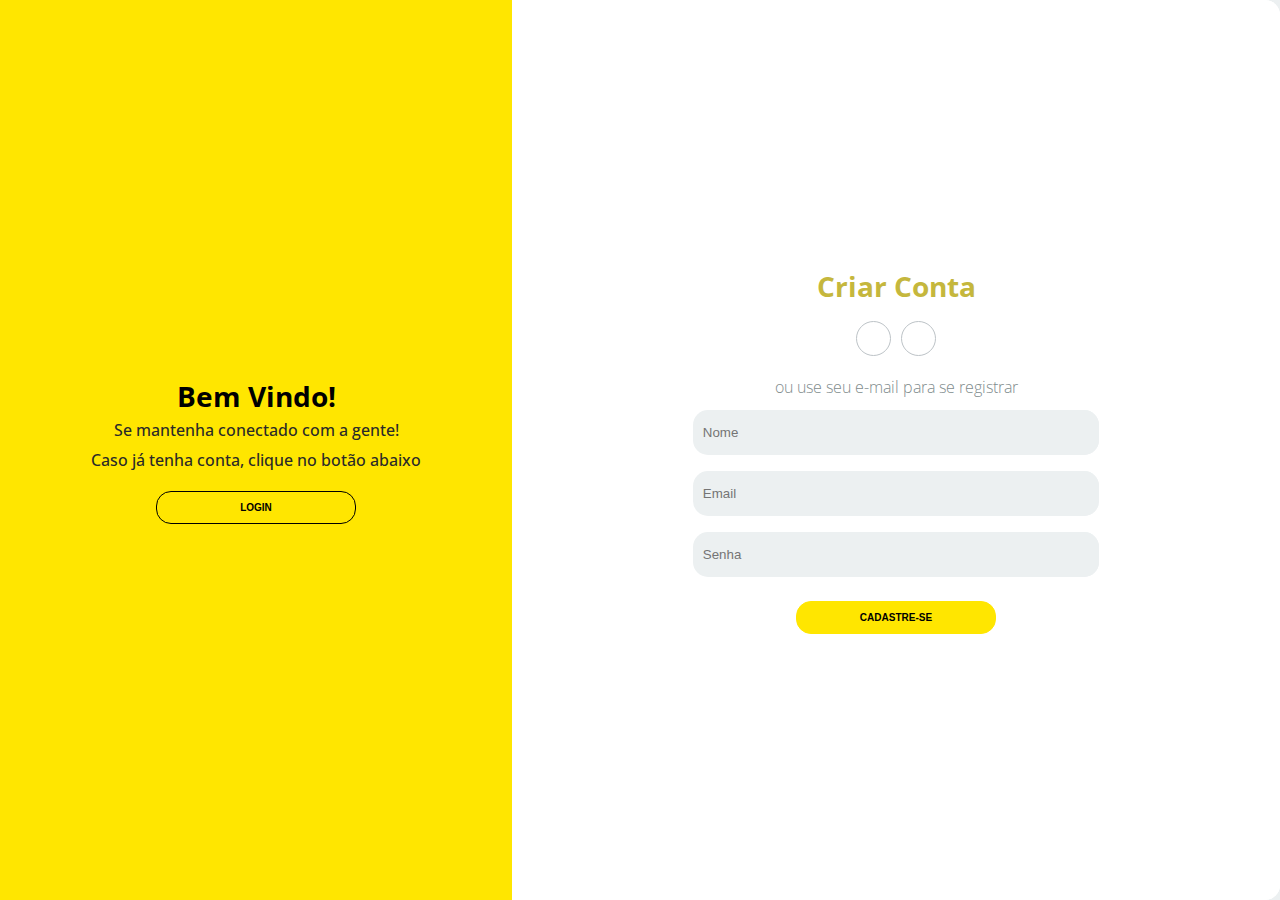
<file: login.html>
<!DOCTYPE html>
<html lang="pt-br">

<head>
    <meta charset="UTF-8">
    <meta name="viewport" content="width=device-width, initial-scale=1.0">
    <meta http-equiv="X-UA-Compatible" content="ie=edge">
    <title>Login</title>
    <link rel="stylesheet" href="css/style.css">
    <link rel="stylesheet" href="https://use.fontawesome.com/releases/v5.8.2/css/all.css" integrity="sha384-oS3vJWv+0UjzBfQzYUhtDYW+Pj2yciDJxpsK1OYPAYjqT085Qq/1cq5FLXAZQ7Ay" crossorigin="anonymous">
</head>

<body>
    <div class="container">
        <div class="content first-content">
            <div class="first-column">
                <h2 class="title title-primary">Bem Vindo!</h2>
                <p class="description description-primary">Se mantenha conectado com a gente!</p>
                <p class="description description-primary">Caso já tenha conta, clique no botão abaixo</p>
                <button id="signin" class="btn btn-primary">Login</button>
            </div>
            <div class="second-column">
                <h2 class="title title-second">Criar conta</h2>
                <div class="social-media">
                    <ul class="list-social-media">
                        <a class="link-social-media" href="#">
                            <li class="item-social-media">
                                <i class="fab fa-facebook-f"></i>
                            </li>
                        </a>
                        <a class="link-social-media" href="#">
                            <li class="item-social-media">
                                <i class="fab fa-google-plus-g"></i>
                            </li>
                        </a>
                    </ul>
                </div>
                <!-- social media -->
                <p class="description description-second">ou use seu e-mail para se registrar</p>
                <form class="form">
                    <label class="label-input" for="">
                        <i class="far fa-user icon-modify"></i>
                        <input type="text" placeholder="Nome">
                    </label>

                    <label class="label-input" for="">
                        <i class="far fa-envelope icon-modify"></i>
                        <input type="email" placeholder="Email">
                    </label>

                    <label class="label-input" for="">
                        <i class="fas fa-lock icon-modify"></i>
                        <input type="password" placeholder="Senha">
                    </label>


                    <button class="btn btn-second">Cadastre-se</button>
                </form>
            </div>
            <!-- second column -->
        </div>
        <!-- first content -->
        <div class="content second-content">
            <div class="first-column">
                <h2 class="title title-primary">Olá, amigo</h2>
                <p class="description description-primary">Caso não tenha conta ainda</p>
                <p class="description description-primary">é só clicar no botão abaixo!</p>
                <button id="signup" class="btn btn-primary">Cadastre-se</button>
            </div>
            <div class="second-column">
                <h2 class="title title-second">Faça Login</h2>
                <div class="social-media">
                    <ul class="list-social-media">
                        <a class="link-social-media" href="#">
                            <li class="item-social-media">
                                <i class="fab fa-facebook-f"></i>
                            </li>
                        </a>
                        <a class="link-social-media" href="#">
                            <li class="item-social-media">
                                <i class="fab fa-google-plus-g"></i>
                            </li>
                        </a>
                    </ul>
                </div>
                <!-- social media -->
                <p class="description description-second">ou entre com seu e-mail</p>
                <form class="form">

                    <label class="label-input" for="">
                        <i class="far fa-envelope icon-modify"></i>
                        <input type="email" placeholder="Email">
                    </label>

                    <label class="label-input" for="">
                        <i class="fas fa-lock icon-modify"></i>
                        <input type="password" placeholder="Senha">
                    </label>

                    <a class="password" href="#">Esqueceu a senha?</a>
                    <button class="btn btn-second">sign in</button>
                </form>
            </div>
            <!-- second column -->
        </div>
        <!-- second-content -->
    </div>
    <script src="js/app.js"></script>
</body>

</html>
</file>
<file: css/style.css>
@import url('https://fonts.googleapis.com/css?family=Open+Sans:300,400,700&display=swap');
* {
    margin: 0;
    padding: 0;
    box-sizing: border-box;
}

body {
    font-family: 'Open Sans', sans-serif;
}

.container {
    display: flex;
    justify-content: center;
    align-items: center;
    height: 100vh;
    background-color: #ecf0f1;
}

.content {
    background-color: #fff;
    border-radius: 15px;
    width: 100%;
    height: 100%;
    justify-content: space-between;
    align-items: center;
    position: relative;
}

.content::before {
    content: "";
    position: absolute;
    background-color: #ffe600;
    width: 40%;
    height: 100%;
    left: 0;
}

.title {
    font-size: 28px;
    font-weight: bold;
    text-transform: capitalize;
}

.title-primary {
    color: rgb(0, 0, 0);
}

.title-second {
    color: #c5b73d;
}

.description {
    font-size: 16px;
    font-weight: 300;
    line-height: 30px;
}

.description-primary {
    color: rgb(41, 41, 41);
    font-weight: 500;
}

.description-second {
    color: #7f8c8d;
}

.btn {
    border-radius: 15px;
    text-transform: uppercase;
    color: rgb(0, 0, 0);
    font-size: 10px;
    padding: 10px 50px;
    cursor: pointer;
    font-weight: bold;
    width: 150px;
    align-self: center;
    border: none;
    margin-top: 1rem;
}

.btn-primary {
    background-color: transparent;
    border: 1px solid rgb(0, 0, 0);
    transition: background-color .5s;
    width: 200px;
}

.btn-primary:hover {
    background-color: rgb(0, 0, 0);
    color: #ffe600;
}

.btn-second {
    background-color: #ffe600;
    border: 1px solid #ffe600;
    width: 200px;
}

.btn-second:hover {
    background-color: rgb(0, 0, 0);
    border: 1px solid #000000;
    color: #ffe600;
}

.first-content {
    display: flex;
}

.first-content .second-column {
    z-index: 11;
}

.first-column {
    text-align: center;
    width: 40%;
    z-index: 10;
}

.second-column {
    width: 60%;
    display: flex;
    flex-direction: column;
    align-items: center;
}

.social-media {
    margin: 1rem 0;
}

.link-social-media:not(:first-child) {
    margin-left: 10px;
}

.link-social-media .item-social-media {
    transition: background-color .5s;
}

.link-social-media:hover .item-social-media {
    background-color: #ffe600;
    color: #fff;
    border-color: #ffe600;
}

.list-social-media {
    display: flex;
    list-style-type: none;
}

.item-social-media {
    border: 1px solid #bdc3c7;
    border-radius: 50%;
    width: 35px;
    height: 35px;
    line-height: 35px;
    text-align: center;
    color: #95a5a6;
}

.form {
    display: flex;
    flex-direction: column;
    width: 55%;
}

.form input {
    height: 45px;
    width: 100%;
    border: none;
    background-color: #ecf0f1;
    border-radius: 15px;
}

input:-webkit-autofill {
    -webkit-box-shadow: 0 0 0px 1000px #ecf0f1 inset !important;
    -webkit-text-fill-color: #000 !important;
}

.label-input {
    background-color: #ecf0f1;
    display: flex;
    align-items: center;
    margin: 8px;
    border-radius: 15px;
}

.icon-modify {
    color: #7f8c8d;
    padding: 0 5px;
}


/* second content*/

.second-content {
    position: absolute;
    display: flex;
}

.second-content .first-column {
    order: 2;
    z-index: -1;
}

.second-content .second-column {
    order: 1;
    z-index: -1;
}

.password {
    color: #34495e;
    font-size: 14px;
    margin: 15px 0;
    text-align: center;
}

.password::first-letter {
    text-transform: capitalize;
}

.sign-in-js .first-content .first-column {
    z-index: -1;
}

.sign-in-js .second-content .second-column {
    z-index: 11;
}

.sign-in-js .second-content .first-column {
    z-index: 13;
}

.sign-in-js .content::before {
    left: 60%;
    border-top-left-radius: 0;
    border-bottom-left-radius: 0;
    border-top-right-radius: 15px;
    border-bottom-right-radius: 15px;
    animation: slidein 0.3s;
    z-index: 12;
}

.sign-up-js .content::before {
    animation: slideout 0.3s;
    z-index: 12;
}

.sign-up-js .second-content .first-column,
.sign-up-js .second-content .second-column {
    z-index: -1;
}

.sign-up-js .first-content .second-column {
    z-index: 11;
}

.sign-up-js .first-content .first-column {
    z-index: 13;
}


/* DESLOCAMENTO CONTEÚDO ATRÁS DO CONTENT:BEFORE*/

.sign-in-js .first-content .second-column {
    z-index: -1;
    position: relative;
    animation: deslocamentoEsq 0.3s;
}

.sign-up-js .second-content .second-column {
    position: relative;
    z-index: -1;
    animation: deslocamentoDir 0.3s;
}


/*ANIMAÇÃOO CSS PARA O CONTEÚDO*/

@keyframes deslocamentoEsq {
    from {
        left: 0;
        opacity: 1;
        z-index: 12;
    }
    25% {
        left: -80px;
        opacity: .5;
    }
    50% {
        left: -100px;
        opacity: .2;
    }
    to {
        left: -110px;
        opacity: 0;
        z-index: -1;
    }
}

@keyframes deslocamentoDir {
    from {
        left: 0;
        z-index: 12;
    }
    25% {
        left: 80px;
    }
    50% {
        left: 100px;
    }
    to {
        left: 110px;
        z-index: -1;
    }
}


/*ANIMAÇÃO CSS*/

@keyframes slidein {
    from {
        left: 0;
        width: 40%;
    }
    25% {
        left: 5%;
        width: 50%;
    }
    50% {
        left: 25%;
        width: 60%;
    }
    75% {
        left: 45%;
        width: 50%;
    }
    to {
        left: 60%;
        width: 40%;
    }
}

@keyframes slideout {
    from {
        left: 60%;
        width: 40%;
    }
    25% {
        left: 45%;
        width: 50%;
    }
    50% {
        left: 25%;
        width: 60%;
    }
    75% {
        left: 5%;
        width: 50%;
    }
    to {
        left: 0;
        width: 40%;
    }
}
</file>
